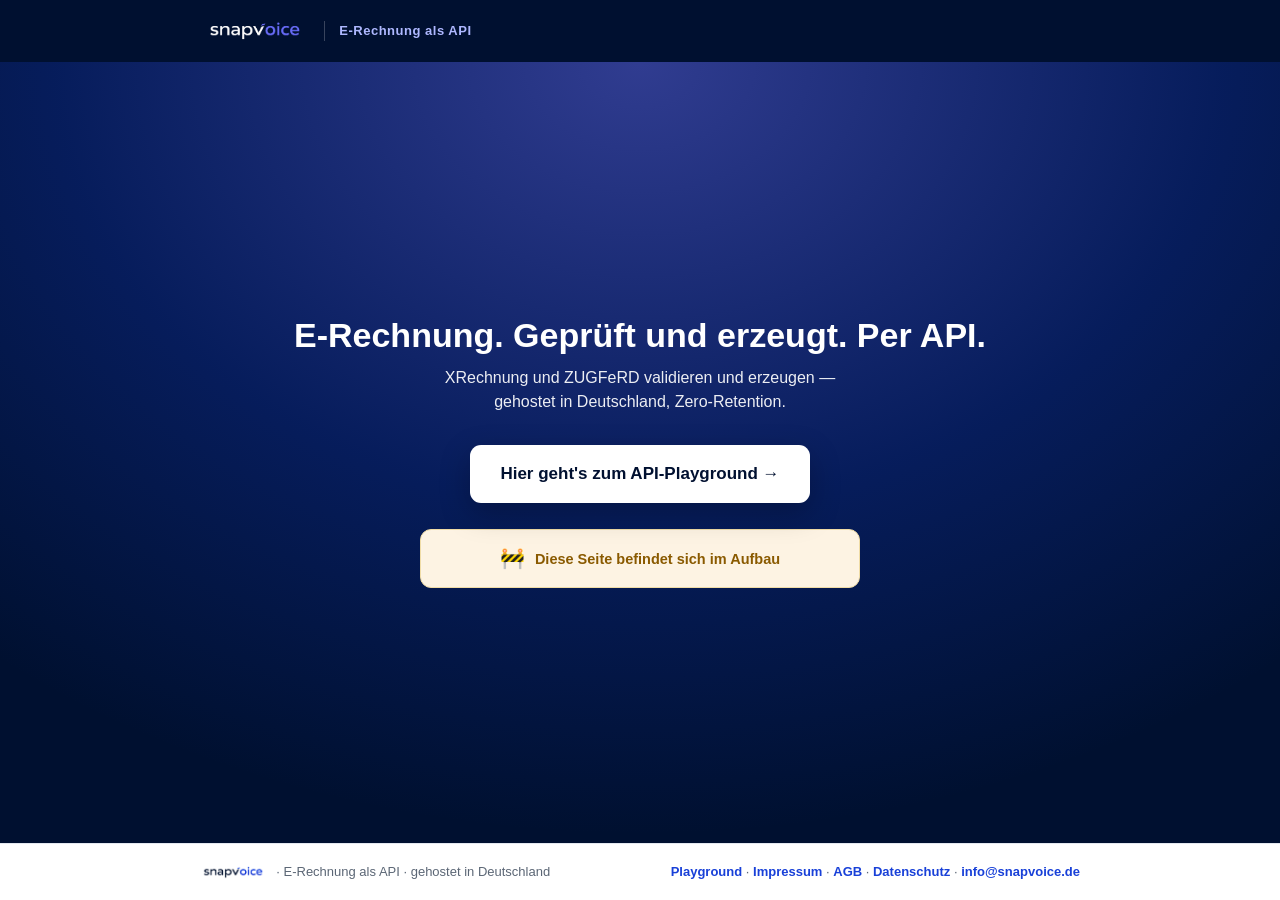
<file: nodeeps-www/index.html>
<!DOCTYPE html>
<html lang="de">
<head>
  <meta charset="utf-8">
  <meta name="viewport" content="width=device-width, initial-scale=1">
  <title>snapvoice — E-Rechnung als API</title>
  <meta name="description" content="snapvoice — XRechnung & ZUGFeRD validieren und erzeugen per API. Gehostet in Deutschland, Zero-Retention.">
  <link rel="icon" href="snapvoice-logo.png">
  <style>
    :root{
      --navy:#001030; --ink:#0b1530; --muted:#5b6675; --line:#e3e8ef;
      --brand:#1840d8; --accent:#6068f0;
      --warn:#8a5a00; --warn-soft:#fdf3e3; --warn-line:#f0dca6;
    }
    *{box-sizing:border-box;}
    html,body{margin:0;padding:0;}
    body{font-family:"Segoe UI",Roboto,Helvetica,Arial,sans-serif; color:var(--ink);
      background:#f5f7fb; line-height:1.55; font-size:15px;
      min-height:100vh; display:flex; flex-direction:column;}
    .wrap{max-width:920px; margin:0 auto; padding:0 20px; width:100%;}
    a{color:var(--brand);}

    /* Topbar */
    .topbar{background:var(--navy);}
    .topbar-in{display:flex; align-items:center; gap:14px; height:62px;}
    .topbar .logo{height:26px; width:auto;}
    .topbar-tag{color:#aeb8ff; font-weight:600; font-size:13px; letter-spacing:.04em;
      border-left:1px solid rgba(255,255,255,.22); padding-left:14px;}

    /* Hero (zentriert, füllt die Höhe) */
    .hero{flex:1; display:flex; align-items:center; color:#fff; text-align:center;
      background:
        radial-gradient(120% 150% at 50% 0%, rgba(96,104,240,.50) 0%, rgba(24,64,216,.26) 38%, rgba(0,16,48,0) 66%),
        var(--navy);
      padding:60px 0;}
    .hero h1{font-size:34px; font-weight:800; margin:0 0 10px; line-height:1.15;}
    .hero .lead{font-size:16px; opacity:.92; margin:0 auto 30px; max-width:46ch;}

    .cta{display:inline-block; background:#fff; color:var(--navy); border-radius:11px;
      padding:16px 30px; font-size:17px; font-weight:800; text-decoration:none;
      box-shadow:0 10px 30px rgba(0,0,0,.25); transition:transform .12s;}
    .cta:hover{transform:translateY(-1px);}

    .build{margin:26px auto 0; max-width:440px;
      background:var(--warn-soft); border:1px solid var(--warn-line); color:var(--warn);
      border-radius:11px; padding:13px 18px; font-size:14.5px; font-weight:600;
      display:flex; align-items:center; justify-content:center; gap:10px;}
    .build .sign{font-size:20px;}

    /* Footer */
    footer{border-top:1px solid var(--line); background:#fff;}
    .foot-in{display:flex; justify-content:space-between; align-items:center; gap:16px;
      padding:18px 20px; color:var(--muted); font-size:13px; flex-wrap:wrap;}
    .foot .flogo{height:15px; width:auto; vertical-align:middle; margin-right:6px;}
    .foot-links a{color:var(--brand); text-decoration:none; font-weight:600;}
    .foot-links a:hover{text-decoration:underline;}

    @media (max-width:560px){ .hero h1{font-size:27px;} .foot-in{flex-direction:column; align-items:flex-start;} }
  </style>
</head>
<body>

  <header class="topbar">
    <div class="wrap topbar-in">
      <img class="logo" src="snapvoice-logo.png" alt="snapvoice">
      <span class="topbar-tag">E-Rechnung als API</span>
    </div>
  </header>

  <section class="hero">
    <div class="wrap">
      <h1>E-Rechnung. Geprüft und erzeugt. Per API.</h1>
      <p class="lead">XRechnung und ZUGFeRD validieren und erzeugen — gehostet in Deutschland,
        Zero-Retention.</p>

      <a class="cta" href="https://api.snapvoice.de/playground">Hier geht's zum API-Playground →</a>

      <div class="build">
        <span class="sign">🚧</span> Diese Seite befindet sich im Aufbau
      </div>
    </div>
  </section>

  <footer class="foot">
    <div class="wrap foot-in">
      <span><img class="flogo" src="snapvoice-logo-light.png" alt="snapvoice"> · E-Rechnung als API · gehostet in Deutschland</span>
      <span class="foot-links">
        <a href="https://api.snapvoice.de/playground">Playground</a> ·
        <a href="impressum.html">Impressum</a> ·
        <a href="agb.html">AGB</a> ·
        <a href="datenschutz.html">Datenschutz</a> ·
        <a href="mailto:info@snapvoice.de">info@snapvoice.de</a>
      </span>
    </div>
  </footer>

</body>
</html>
</file>
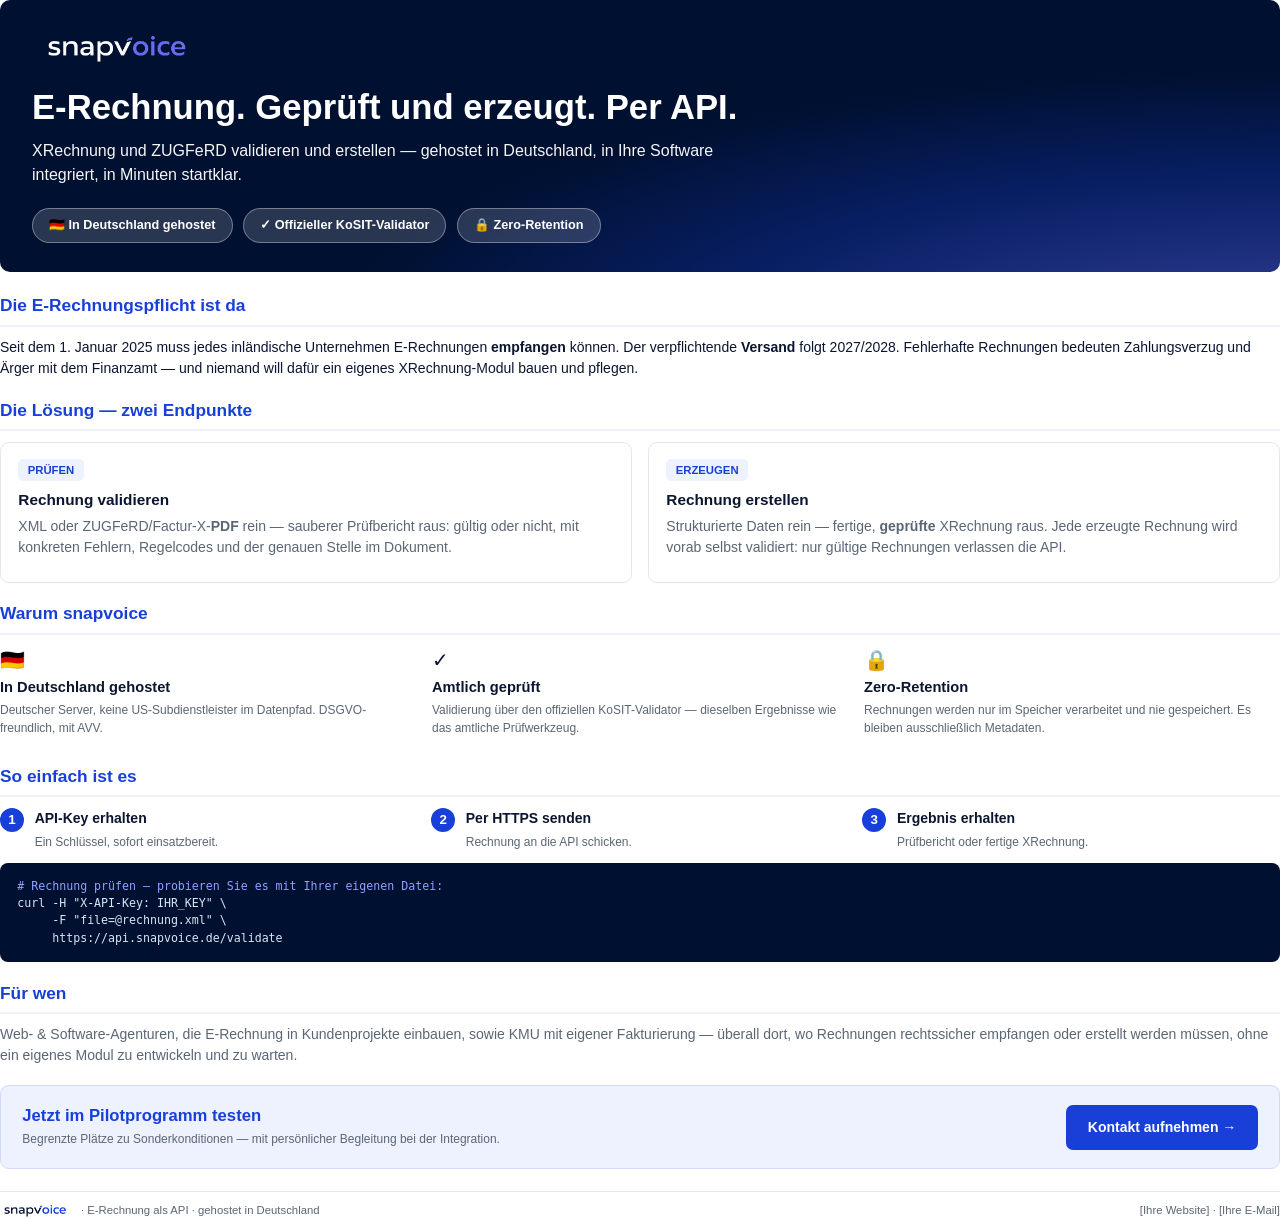
<file: instructions/pitch.html>
<!DOCTYPE html>
<html lang="de">
<head>
<meta charset="utf-8">
<title>snapvoice — E-Rechnung als API</title>
<style>
  :root{
    --navy:#001030; --ink:#0b1530; --muted:#5b6675; --line:#e3e8ef;
    --brand:#1840d8; --accent:#6068f0; --brand-soft:#eef1fe;
    --code-bg:#001030; --code-ink:#d8e6f5;
  }
  *{box-sizing:border-box;}
  @page{ size:A4; margin:14mm 14mm; }
  html,body{margin:0;padding:0;}
  body{
    font-family:"Segoe UI",Roboto,Helvetica,Arial,sans-serif;
    color:var(--ink); font-size:10.5pt; line-height:1.5;
    -webkit-print-color-adjust:exact; print-color-adjust:exact;
  }
  h1,h2,h3{line-height:1.2;margin:0;}
  p{margin:0 0 6pt;}
  .muted{color:var(--muted);}
  .small{font-size:9pt;}

  /* Hero */
  .hero{
    background:
      radial-gradient(120% 160% at 100% 125%, rgba(96,104,240,.55) 0%, rgba(24,64,216,.30) 38%, rgba(0,16,48,0) 62%),
      var(--navy);
    color:#fff; border-radius:10px; padding:22pt 24pt; margin-bottom:16pt;
  }
  .hero .logo{ height:30pt; width:auto; display:block; margin-bottom:13pt; }
  .hero h1{font-size:26pt; margin-bottom:8pt; font-weight:800;}
  .hero p{font-size:12pt; opacity:.96; margin:0; max-width:46em;}
  .badges{display:flex; gap:8pt; margin-top:16pt; flex-wrap:wrap;}
  .badge{
    background:rgba(255,255,255,.16); border:1px solid rgba(255,255,255,.35);
    border-radius:999px; padding:5pt 12pt; font-size:9.5pt; font-weight:600;
  }

  .section-title{
    font-size:13pt; font-weight:800; color:var(--brand);
    margin:0 0 8pt; padding-bottom:4pt; border-bottom:2px solid var(--brand-soft);
  }
  .block{margin-bottom:14pt;}

  .cols{display:flex; gap:12pt;}
  .card{
    flex:1; border:1px solid var(--line); border-radius:9px; padding:12pt 13pt;
    background:#fff;
  }
  .card h3{font-size:11.5pt; margin-bottom:5pt; color:var(--ink);}
  .card .tag{
    display:inline-block; font-size:8.5pt; font-weight:700; color:var(--brand);
    background:var(--brand-soft); border-radius:5px; padding:2pt 7pt; margin-bottom:7pt;
  }

  .why{display:flex; gap:12pt;}
  .why .item{flex:1;}
  .why h3{font-size:11pt; margin-bottom:3pt;}
  .why .ic{font-size:15pt; margin-bottom:3pt;}

  .steps{display:flex; gap:10pt; counter-reset:s;}
  .steps .step{flex:1; position:relative; padding-left:26pt;}
  .steps .step::before{
    counter-increment:s; content:counter(s);
    position:absolute; left:0; top:0; width:18pt; height:18pt; border-radius:50%;
    background:var(--brand); color:#fff; font-weight:700; font-size:10pt;
    display:flex; align-items:center; justify-content:center;
  }
  .steps .step b{display:block; margin-bottom:2pt;}

  pre{
    background:var(--code-bg); color:var(--code-ink); border-radius:8px;
    padding:11pt 13pt; font-family:"DejaVu Sans Mono",Consolas,monospace;
    font-size:8.7pt; line-height:1.5; overflow:hidden; margin:8pt 0 0; white-space:pre-wrap;
  }
  pre .c{color:#8ea2ff;}

  .cta{
    background:var(--brand-soft); border:1px solid #d2d9fb; border-radius:9px;
    padding:14pt 16pt; display:flex; justify-content:space-between; align-items:center; gap:16pt;
  }
  .cta h3{font-size:12.5pt; color:var(--brand); margin-bottom:3pt;}
  .cta .btn{
    background:var(--brand); color:#fff; border-radius:7px; padding:9pt 16pt;
    font-weight:700; font-size:10.5pt; white-space:nowrap;
  }

  footer{
    margin-top:16pt; padding-top:8pt; border-top:1px solid var(--line);
    color:var(--muted); font-size:8.5pt; display:flex; justify-content:space-between;
    align-items:center;
  }
  footer .flogo{height:12pt; width:auto; vertical-align:middle; margin-right:5pt;}
</style>
</head>
<body>

  <div class="hero">
    <img class="logo" src="snapvoice_logo_on-dark.png" alt="snapvoice">
    <h1>E-Rechnung. Geprüft und erzeugt. Per API.</h1>
    <p>XRechnung und ZUGFeRD validieren und erstellen — gehostet in Deutschland,
       in Ihre Software integriert, in Minuten startklar.</p>
    <div class="badges">
      <span class="badge">🇩🇪 In Deutschland gehostet</span>
      <span class="badge">✓ Offizieller KoSIT-Validator</span>
      <span class="badge">🔒 Zero-Retention</span>
    </div>
  </div>

  <div class="block">
    <div class="section-title">Die E-Rechnungspflicht ist da</div>
    <p>Seit dem 1. Januar 2025 muss jedes inländische Unternehmen E-Rechnungen
       <b>empfangen</b> können. Der verpflichtende <b>Versand</b> folgt 2027/2028.
       Fehlerhafte Rechnungen bedeuten Zahlungsverzug und Ärger mit dem Finanzamt —
       und niemand will dafür ein eigenes XRechnung-Modul bauen und pflegen.</p>
  </div>

  <div class="block">
    <div class="section-title">Die Lösung — zwei Endpunkte</div>
    <div class="cols">
      <div class="card">
        <span class="tag">PRÜFEN</span>
        <h3>Rechnung validieren</h3>
        <p class="muted">XML oder ZUGFeRD/Factur-X-<b>PDF</b> rein — sauberer
        Prüfbericht raus: gültig oder nicht, mit konkreten Fehlern, Regelcodes und
        der genauen Stelle im Dokument.</p>
      </div>
      <div class="card">
        <span class="tag">ERZEUGEN</span>
        <h3>Rechnung erstellen</h3>
        <p class="muted">Strukturierte Daten rein — fertige, <b>geprüfte</b>
        XRechnung raus. Jede erzeugte Rechnung wird vorab selbst validiert: nur
        gültige Rechnungen verlassen die API.</p>
      </div>
    </div>
  </div>

  <div class="block">
    <div class="section-title">Warum snapvoice</div>
    <div class="why">
      <div class="item">
        <div class="ic">🇩🇪</div>
        <h3>In Deutschland gehostet</h3>
        <p class="muted small">Deutscher Server, keine US-Subdienstleister im
        Datenpfad. DSGVO-freundlich, mit AVV.</p>
      </div>
      <div class="item">
        <div class="ic">✓</div>
        <h3>Amtlich geprüft</h3>
        <p class="muted small">Validierung über den offiziellen KoSIT-Validator —
        dieselben Ergebnisse wie das amtliche Prüfwerkzeug.</p>
      </div>
      <div class="item">
        <div class="ic">🔒</div>
        <h3>Zero-Retention</h3>
        <p class="muted small">Rechnungen werden nur im Speicher verarbeitet und
        nie gespeichert. Es bleiben ausschließlich Metadaten.</p>
      </div>
    </div>
  </div>

  <div class="block">
    <div class="section-title">So einfach ist es</div>
    <div class="steps">
      <div class="step"><b>API-Key erhalten</b><span class="muted small">Ein Schlüssel, sofort einsatzbereit.</span></div>
      <div class="step"><b>Per HTTPS senden</b><span class="muted small">Rechnung an die API schicken.</span></div>
      <div class="step"><b>Ergebnis erhalten</b><span class="muted small">Prüfbericht oder fertige XRechnung.</span></div>
    </div>
<pre><span class="c"># Rechnung prüfen — probieren Sie es mit Ihrer eigenen Datei:</span>
curl -H "X-API-Key: IHR_KEY" \
     -F "file=@rechnung.xml" \
     https://api.snapvoice.de/validate</pre>
  </div>

  <div class="block">
    <div class="section-title">Für wen</div>
    <p class="muted">Web- &amp; Software-Agenturen, die E-Rechnung in Kundenprojekte
    einbauen, sowie KMU mit eigener Fakturierung — überall dort, wo Rechnungen
    rechtssicher empfangen oder erstellt werden müssen, ohne ein eigenes Modul zu
    entwickeln und zu warten.</p>
  </div>

  <div class="cta">
    <div>
      <h3>Jetzt im Pilotprogramm testen</h3>
      <p class="muted small" style="margin:0;">Begrenzte Plätze zu Sonderkonditionen —
      mit persönlicher Begleitung bei der Integration.</p>
    </div>
    <div class="btn">Kontakt aufnehmen →</div>
  </div>

  <footer>
    <span><img class="flogo" src="snapvoice_logo_on-light.png" alt="snapvoice"> · E-Rechnung als API · gehostet in Deutschland</span>
    <span>[Ihre Website] · [Ihre E-Mail]</span>
  </footer>

</body>
</html>
</file>
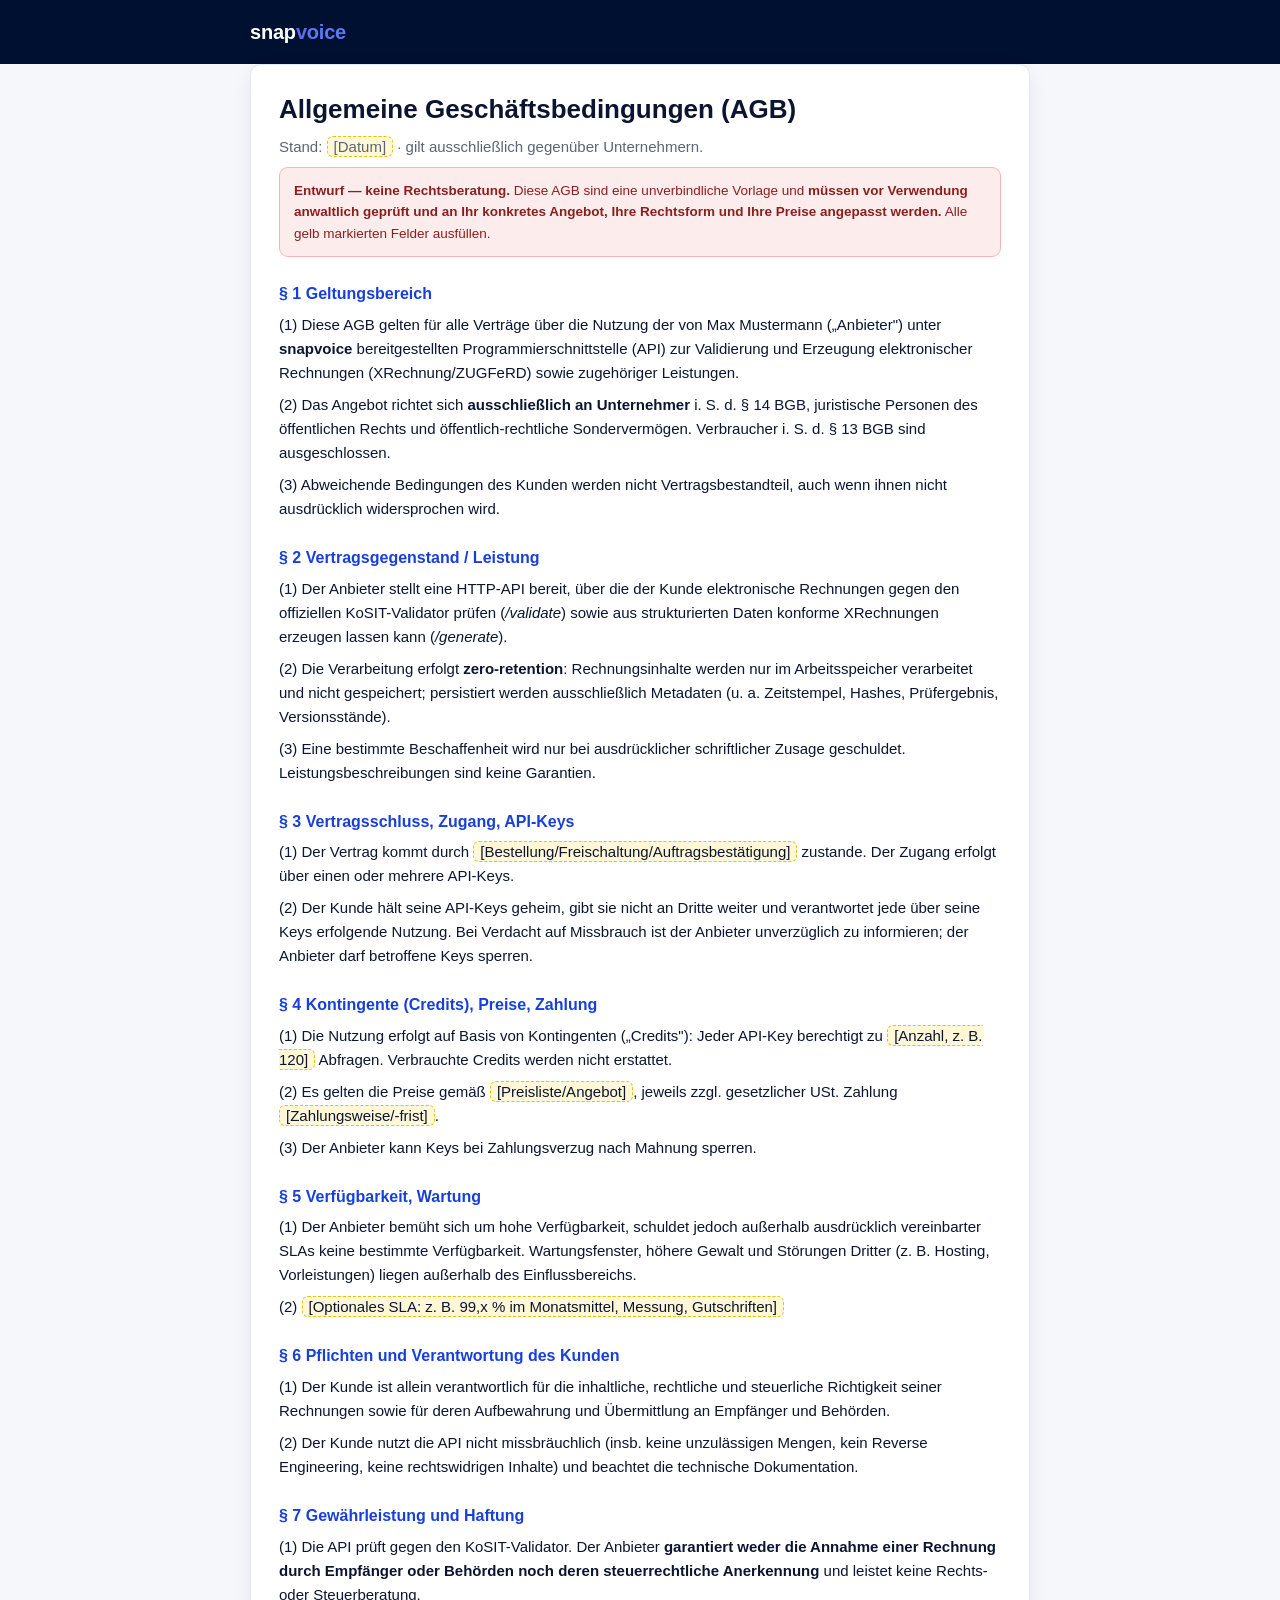
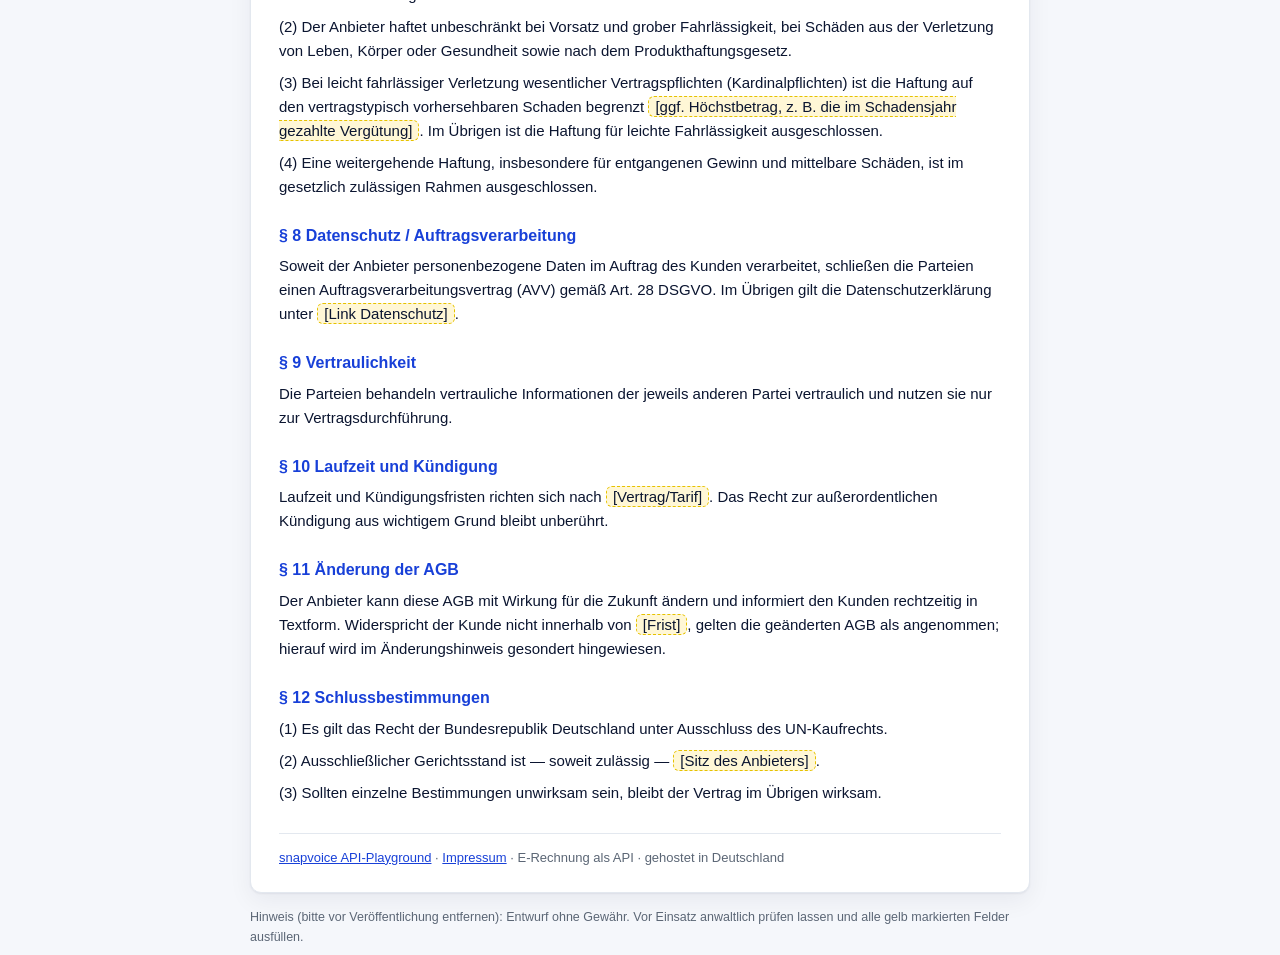
<file: nodeeps-www/agb.html>
<!DOCTYPE html>
<html lang="de">
<head>
  <meta charset="utf-8">
  <meta name="viewport" content="width=device-width, initial-scale=1">
  <title>AGB — snapvoice</title>
  <meta name="robots" content="noindex">
  <style>
    :root{ --navy:#001030; --ink:#0b1530; --muted:#5b6675; --line:#e3e8ef; --brand:#1840d8; --accent:#6068f0; }
    *{box-sizing:border-box;}
    body{margin:0; background:#f5f7fb; color:var(--ink);
      font-family:"Segoe UI",Roboto,Helvetica,Arial,sans-serif; line-height:1.6; font-size:15px;}
    .topbar{background:var(--navy); padding:16px 0;}
    .wrap{max-width:820px; margin:0 auto; padding:0 20px;}
    .brand{font-weight:800; font-size:20px; letter-spacing:-.01em;}
    .brand .snap{color:#fff;} .brand .v{color:var(--accent);} .brand .oice{color:#5b78ff;}
    main{padding:30px 0 60px;}
    h1{font-size:26px; margin:0 0 4px;}
    h2{font-size:16px; margin:24px 0 6px; color:var(--brand);}
    p{margin:0 0 8px;} ol{margin:0 0 8px; padding-left:22px;} li{margin:0 0 5px;}
    .muted{color:var(--muted);} a{color:var(--brand);}
    .card{background:#fff; border:1px solid var(--line); border-radius:11px; padding:24px 28px;
      box-shadow:0 1px 2px rgba(10,20,48,.06), 0 8px 24px rgba(10,20,48,.06);}
    .ph{background:#fff7d6; border:1px dashed #e6c200; border-radius:6px; padding:1px 6px;}
    .draft{background:#fdecec; border:1px solid #f3b4b4; color:#8a1f1f; border-radius:9px;
      padding:12px 14px; font-size:13.5px; margin:0 0 20px;}
    .sub{counter-reset:sec; list-style:none; padding-left:0;}
    footer{border-top:1px solid var(--line); margin-top:28px; padding-top:14px; font-size:13px; color:var(--muted);}
  </style>
</head>
<body>
  <div class="topbar">
    <div class="wrap"><span class="brand"><span class="snap">snap</span><span class="v">v</span><span class="oice">oice</span></span></div>
  </div>

  <main class="wrap">
    <div class="card">
      <h1>Allgemeine Geschäftsbedingungen (AGB)</h1>
      <p class="muted">Stand: <span class="ph">[Datum]</span> · gilt ausschließlich gegenüber Unternehmern.</p>

      <div class="draft">
        <b>Entwurf — keine Rechtsberatung.</b> Diese AGB sind eine unverbindliche Vorlage und
        <b>müssen vor Verwendung anwaltlich geprüft und an Ihr konkretes Angebot, Ihre Rechtsform
        und Ihre Preise angepasst werden.</b> Alle gelb markierten Felder ausfüllen.
      </div>

      <h2>§ 1 Geltungsbereich</h2>
      <p>(1) Diese AGB gelten für alle Verträge über die Nutzung der von
        <span data-prot="name">[Anbieter — nur mit aktiviertem JavaScript sichtbar]</span> („Anbieter") unter <b>snapvoice</b> bereitgestellten
        Programmierschnittstelle (API) zur Validierung und Erzeugung elektronischer Rechnungen
        (XRechnung/ZUGFeRD) sowie zugehöriger Leistungen.</p>
      <p>(2) Das Angebot richtet sich <b>ausschließlich an Unternehmer</b> i. S. d. § 14 BGB,
        juristische Personen des öffentlichen Rechts und öffentlich-rechtliche Sondervermögen.
        Verbraucher i. S. d. § 13 BGB sind ausgeschlossen.</p>
      <p>(3) Abweichende Bedingungen des Kunden werden nicht Vertragsbestandteil, auch wenn ihnen
        nicht ausdrücklich widersprochen wird.</p>

      <h2>§ 2 Vertragsgegenstand / Leistung</h2>
      <p>(1) Der Anbieter stellt eine HTTP-API bereit, über die der Kunde elektronische Rechnungen
        gegen den offiziellen KoSIT-Validator prüfen (<i>/validate</i>) sowie aus strukturierten
        Daten konforme XRechnungen erzeugen lassen kann (<i>/generate</i>).</p>
      <p>(2) Die Verarbeitung erfolgt <b>zero-retention</b>: Rechnungsinhalte werden nur im
        Arbeitsspeicher verarbeitet und nicht gespeichert; persistiert werden ausschließlich
        Metadaten (u. a. Zeitstempel, Hashes, Prüfergebnis, Versionsstände).</p>
      <p>(3) Eine bestimmte Beschaffenheit wird nur bei ausdrücklicher schriftlicher Zusage
        geschuldet. Leistungsbeschreibungen sind keine Garantien.</p>

      <h2>§ 3 Vertragsschluss, Zugang, API-Keys</h2>
      <p>(1) Der Vertrag kommt durch <span class="ph">[Bestellung/Freischaltung/Auftragsbestätigung]</span>
        zustande. Der Zugang erfolgt über einen oder mehrere API-Keys.</p>
      <p>(2) Der Kunde hält seine API-Keys geheim, gibt sie nicht an Dritte weiter und verantwortet
        jede über seine Keys erfolgende Nutzung. Bei Verdacht auf Missbrauch ist der Anbieter
        unverzüglich zu informieren; der Anbieter darf betroffene Keys sperren.</p>

      <h2>§ 4 Kontingente (Credits), Preise, Zahlung</h2>
      <p>(1) Die Nutzung erfolgt auf Basis von Kontingenten („Credits"): Jeder API-Key berechtigt zu
        <span class="ph">[Anzahl, z. B. 120]</span> Abfragen. Verbrauchte Credits werden nicht erstattet.</p>
      <p>(2) Es gelten die Preise gemäß <span class="ph">[Preisliste/Angebot]</span>, jeweils zzgl.
        gesetzlicher USt. Zahlung <span class="ph">[Zahlungsweise/-frist]</span>.</p>
      <p>(3) Der Anbieter kann Keys bei Zahlungsverzug nach Mahnung sperren.</p>

      <h2>§ 5 Verfügbarkeit, Wartung</h2>
      <p>(1) Der Anbieter bemüht sich um hohe Verfügbarkeit, schuldet jedoch außerhalb ausdrücklich
        vereinbarter SLAs keine bestimmte Verfügbarkeit. Wartungsfenster, höhere Gewalt und Störungen
        Dritter (z. B. Hosting, Vorleistungen) liegen außerhalb des Einflussbereichs.</p>
      <p>(2) <span class="ph">[Optionales SLA: z. B. 99,x % im Monatsmittel, Messung, Gutschriften]</span></p>

      <h2>§ 6 Pflichten und Verantwortung des Kunden</h2>
      <p>(1) Der Kunde ist allein verantwortlich für die inhaltliche, rechtliche und steuerliche
        Richtigkeit seiner Rechnungen sowie für deren Aufbewahrung und Übermittlung an Empfänger
        und Behörden.</p>
      <p>(2) Der Kunde nutzt die API nicht missbräuchlich (insb. keine unzulässigen Mengen, kein
        Reverse Engineering, keine rechtswidrigen Inhalte) und beachtet die technische Dokumentation.</p>

      <h2>§ 7 Gewährleistung und Haftung</h2>
      <p>(1) Die API prüft gegen den KoSIT-Validator. Der Anbieter <b>garantiert weder die Annahme
        einer Rechnung durch Empfänger oder Behörden noch deren steuerrechtliche Anerkennung</b> und
        leistet keine Rechts- oder Steuerberatung.</p>
      <p>(2) Der Anbieter haftet unbeschränkt bei Vorsatz und grober Fahrlässigkeit, bei Schäden aus
        der Verletzung von Leben, Körper oder Gesundheit sowie nach dem Produkthaftungsgesetz.</p>
      <p>(3) Bei leicht fahrlässiger Verletzung wesentlicher Vertragspflichten (Kardinalpflichten)
        ist die Haftung auf den vertragstypisch vorhersehbaren Schaden begrenzt
        <span class="ph">[ggf. Höchstbetrag, z. B. die im Schadensjahr gezahlte Vergütung]</span>.
        Im Übrigen ist die Haftung für leichte Fahrlässigkeit ausgeschlossen.</p>
      <p>(4) Eine weitergehende Haftung, insbesondere für entgangenen Gewinn und mittelbare Schäden,
        ist im gesetzlich zulässigen Rahmen ausgeschlossen.</p>

      <h2>§ 8 Datenschutz / Auftragsverarbeitung</h2>
      <p>Soweit der Anbieter personenbezogene Daten im Auftrag des Kunden verarbeitet, schließen die
        Parteien einen Auftragsverarbeitungsvertrag (AVV) gemäß Art. 28 DSGVO. Im Übrigen gilt die
        Datenschutzerklärung unter <span class="ph">[Link Datenschutz]</span>.</p>

      <h2>§ 9 Vertraulichkeit</h2>
      <p>Die Parteien behandeln vertrauliche Informationen der jeweils anderen Partei vertraulich und
        nutzen sie nur zur Vertragsdurchführung.</p>

      <h2>§ 10 Laufzeit und Kündigung</h2>
      <p>Laufzeit und Kündigungsfristen richten sich nach <span class="ph">[Vertrag/Tarif]</span>.
        Das Recht zur außerordentlichen Kündigung aus wichtigem Grund bleibt unberührt.</p>

      <h2>§ 11 Änderung der AGB</h2>
      <p>Der Anbieter kann diese AGB mit Wirkung für die Zukunft ändern und informiert den Kunden
        rechtzeitig in Textform. Widerspricht der Kunde nicht innerhalb von
        <span class="ph">[Frist]</span>, gelten die geänderten AGB als angenommen; hierauf wird im
        Änderungshinweis gesondert hingewiesen.</p>

      <h2>§ 12 Schlussbestimmungen</h2>
      <p>(1) Es gilt das Recht der Bundesrepublik Deutschland unter Ausschluss des UN-Kaufrechts.</p>
      <p>(2) Ausschließlicher Gerichtsstand ist — soweit zulässig — <span class="ph">[Sitz des Anbieters]</span>.</p>
      <p>(3) Sollten einzelne Bestimmungen unwirksam sein, bleibt der Vertrag im Übrigen wirksam.</p>

      <footer>
        <a href="https://api.snapvoice.de/playground">snapvoice API-Playground</a> ·
        <a href="https://www.snapvoice.de/impressum.html">Impressum</a> ·
        E-Rechnung als API · gehostet in Deutschland
      </footer>
    </div>

    <p class="muted" style="font-size:12.5px; margin-top:14px;">
      Hinweis (bitte vor Veröffentlichung entfernen): Entwurf ohne Gewähr. Vor Einsatz anwaltlich
      prüfen lassen und alle gelb markierten Felder ausfüllen.
    </p>
  </main>
  <script src="protect.js"></script>
</body>
</html>
</file>
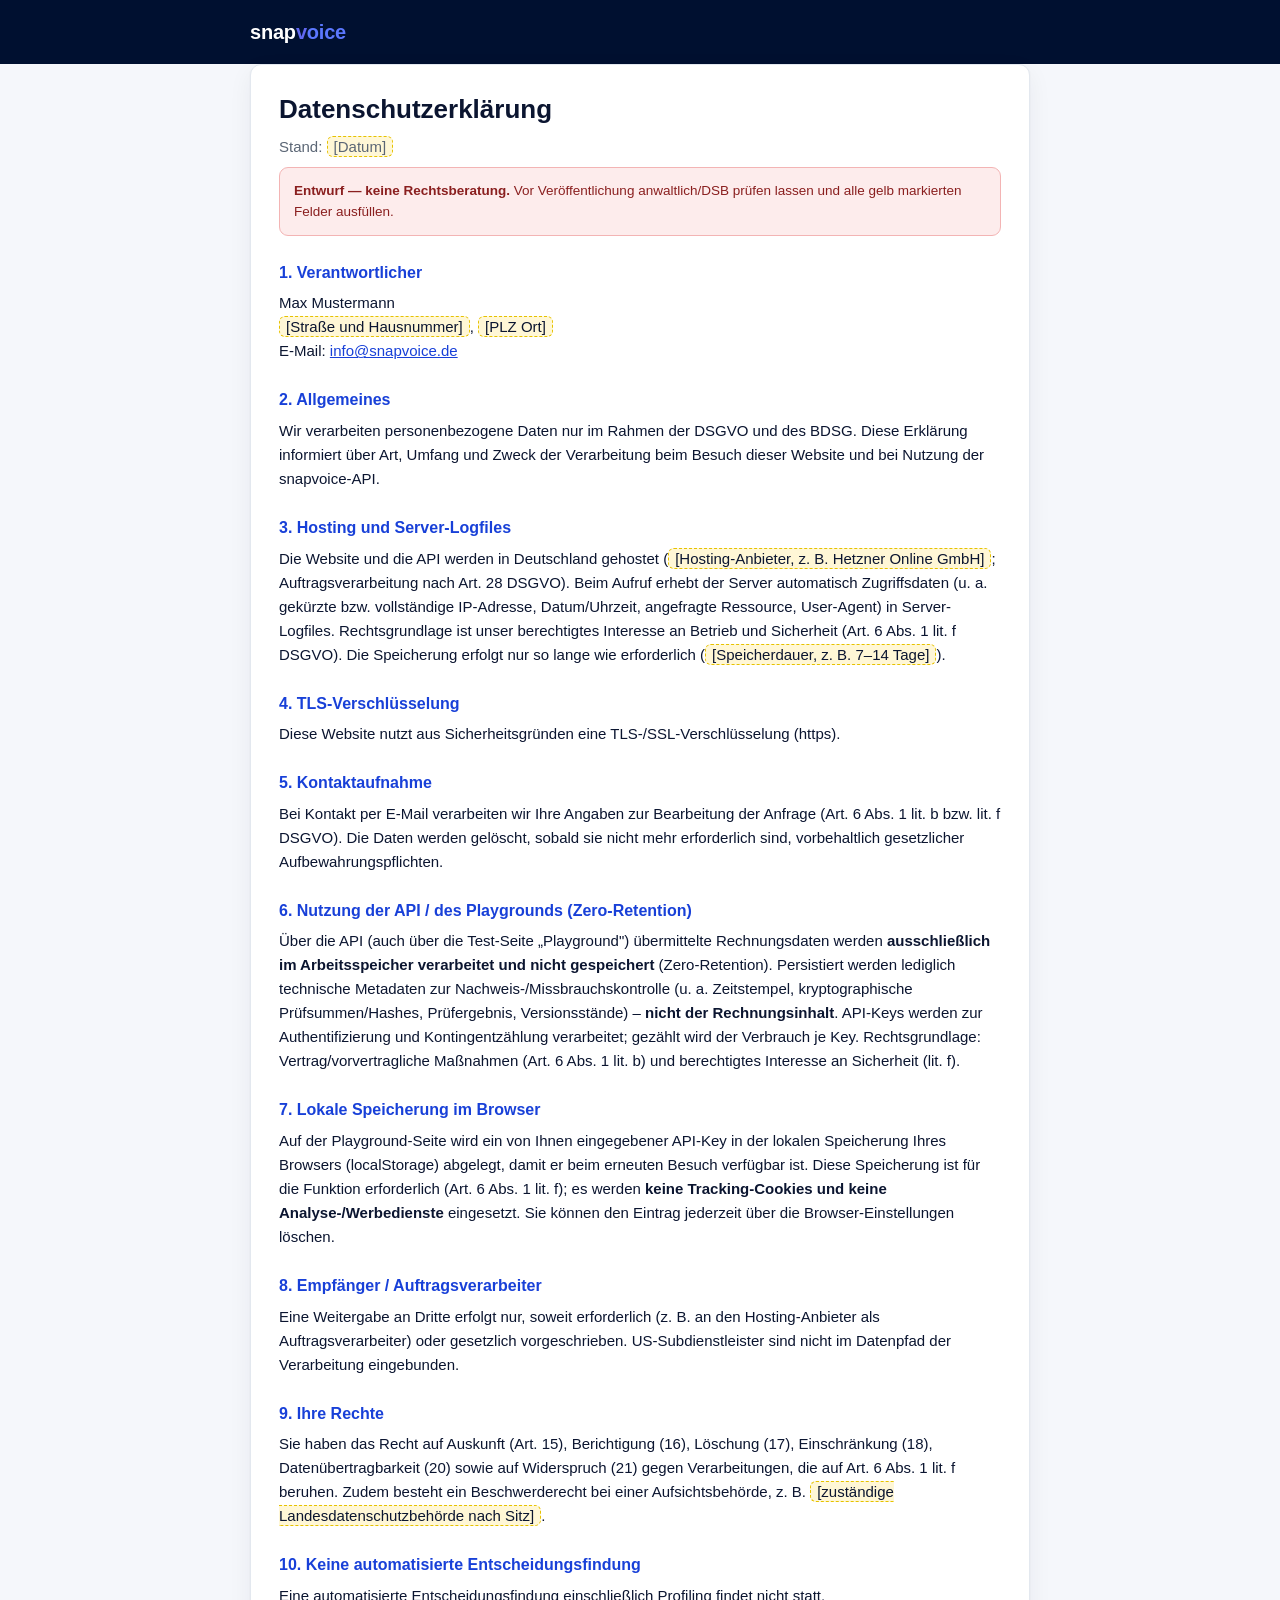
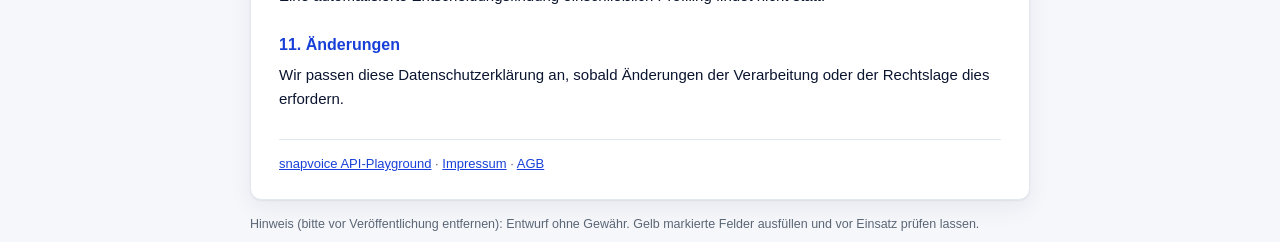
<file: nodeeps-www/datenschutz.html>
<!DOCTYPE html>
<html lang="de">
<head>
  <meta charset="utf-8">
  <meta name="viewport" content="width=device-width, initial-scale=1">
  <title>Datenschutzerklärung — snapvoice</title>
  <meta name="robots" content="noindex">
  <style>
    :root{ --navy:#001030; --ink:#0b1530; --muted:#5b6675; --line:#e3e8ef; --brand:#1840d8; --accent:#6068f0; }
    *{box-sizing:border-box;}
    body{margin:0; background:#f5f7fb; color:var(--ink);
      font-family:"Segoe UI",Roboto,Helvetica,Arial,sans-serif; line-height:1.6; font-size:15px;}
    .topbar{background:var(--navy); padding:16px 0;}
    .wrap{max-width:820px; margin:0 auto; padding:0 20px;}
    .brand{font-weight:800; font-size:20px; letter-spacing:-.01em;}
    .brand .snap{color:#fff;} .brand .v{color:var(--accent);} .brand .oice{color:#5b78ff;}
    main{padding:30px 0 60px;}
    h1{font-size:26px; margin:0 0 4px;}
    h2{font-size:16px; margin:24px 0 6px; color:var(--brand);}
    p{margin:0 0 8px;} ul{margin:0 0 8px; padding-left:22px;} li{margin:0 0 5px;}
    .muted{color:var(--muted);} a{color:var(--brand);}
    .card{background:#fff; border:1px solid var(--line); border-radius:11px; padding:24px 28px;
      box-shadow:0 1px 2px rgba(10,20,48,.06), 0 8px 24px rgba(10,20,48,.06);}
    .ph{background:#fff7d6; border:1px dashed #e6c200; border-radius:6px; padding:1px 6px;}
    .draft{background:#fdecec; border:1px solid #f3b4b4; color:#8a1f1f; border-radius:9px;
      padding:12px 14px; font-size:13.5px; margin:0 0 20px;}
    footer{border-top:1px solid var(--line); margin-top:28px; padding-top:14px; font-size:13px; color:var(--muted);}
  </style>
</head>
<body>
  <div class="topbar">
    <div class="wrap"><span class="brand"><span class="snap">snap</span><span class="v">v</span><span class="oice">oice</span></span></div>
  </div>

  <main class="wrap">
    <div class="card">
      <h1>Datenschutzerklärung</h1>
      <p class="muted">Stand: <span class="ph">[Datum]</span></p>

      <div class="draft">
        <b>Entwurf — keine Rechtsberatung.</b> Vor Veröffentlichung anwaltlich/DSB prüfen lassen
        und alle gelb markierten Felder ausfüllen.
      </div>

      <h2>1. Verantwortlicher</h2>
      <p>
        <span data-prot="name">[nur mit aktiviertem JavaScript sichtbar]</span><br>
        <span class="ph">[Straße und Hausnummer]</span>, <span class="ph">[PLZ Ort]</span><br>
        E-Mail: <a data-prot="mail" href="#">[E-Mail nur mit JavaScript]</a>
      </p>
      <noscript><p class="muted">Hinweis: Name und E-Mail werden aus Spam-Schutz erst mit
        aktiviertem JavaScript angezeigt; sie können formlos angefordert werden.</p></noscript>

      <h2>2. Allgemeines</h2>
      <p>Wir verarbeiten personenbezogene Daten nur im Rahmen der DSGVO und des BDSG. Diese Erklärung
        informiert über Art, Umfang und Zweck der Verarbeitung beim Besuch dieser Website und bei
        Nutzung der snapvoice-API.</p>

      <h2>3. Hosting und Server-Logfiles</h2>
      <p>Die Website und die API werden in Deutschland gehostet
        (<span class="ph">[Hosting-Anbieter, z. B. Hetzner Online GmbH]</span>; Auftragsverarbeitung
        nach Art. 28 DSGVO). Beim Aufruf erhebt der Server automatisch Zugriffsdaten (u. a. gekürzte
        bzw. vollständige IP-Adresse, Datum/Uhrzeit, angefragte Ressource, User-Agent) in
        Server-Logfiles. Rechtsgrundlage ist unser berechtigtes Interesse an Betrieb und Sicherheit
        (Art. 6 Abs. 1 lit. f DSGVO). Die Speicherung erfolgt nur so lange wie erforderlich
        (<span class="ph">[Speicherdauer, z. B. 7–14 Tage]</span>).</p>

      <h2>4. TLS-Verschlüsselung</h2>
      <p>Diese Website nutzt aus Sicherheitsgründen eine TLS-/SSL-Verschlüsselung (https).</p>

      <h2>5. Kontaktaufnahme</h2>
      <p>Bei Kontakt per E-Mail verarbeiten wir Ihre Angaben zur Bearbeitung der Anfrage
        (Art. 6 Abs. 1 lit. b bzw. lit. f DSGVO). Die Daten werden gelöscht, sobald sie nicht mehr
        erforderlich sind, vorbehaltlich gesetzlicher Aufbewahrungspflichten.</p>

      <h2>6. Nutzung der API / des Playgrounds (Zero-Retention)</h2>
      <p>Über die API (auch über die Test-Seite „Playground") übermittelte Rechnungsdaten werden
        <b>ausschließlich im Arbeitsspeicher verarbeitet und nicht gespeichert</b> (Zero-Retention).
        Persistiert werden lediglich technische Metadaten zur Nachweis-/Missbrauchskontrolle
        (u. a. Zeitstempel, kryptographische Prüfsummen/Hashes, Prüfergebnis, Versionsstände) –
        <b>nicht der Rechnungsinhalt</b>. API-Keys werden zur Authentifizierung und Kontingent­zählung
        verarbeitet; gezählt wird der Verbrauch je Key. Rechtsgrundlage: Vertrag/vorvertragliche
        Maßnahmen (Art. 6 Abs. 1 lit. b) und berechtigtes Interesse an Sicherheit (lit. f).</p>

      <h2>7. Lokale Speicherung im Browser</h2>
      <p>Auf der Playground-Seite wird ein von Ihnen eingegebener API-Key in der lokalen Speicherung
        Ihres Browsers (localStorage) abgelegt, damit er beim erneuten Besuch verfügbar ist. Diese
        Speicherung ist für die Funktion erforderlich (Art. 6 Abs. 1 lit. f); es werden
        <b>keine Tracking-Cookies und keine Analyse-/Werbedienste</b> eingesetzt. Sie können den
        Eintrag jederzeit über die Browser-Einstellungen löschen.</p>

      <h2>8. Empfänger / Auftragsverarbeiter</h2>
      <p>Eine Weitergabe an Dritte erfolgt nur, soweit erforderlich (z. B. an den Hosting-Anbieter als
        Auftragsverarbeiter) oder gesetzlich vorgeschrieben. US-Subdienstleister sind nicht im
        Datenpfad der Verarbeitung eingebunden.</p>

      <h2>9. Ihre Rechte</h2>
      <p>Sie haben das Recht auf Auskunft (Art. 15), Berichtigung (16), Löschung (17), Einschränkung
        (18), Datenübertragbarkeit (20) sowie auf Widerspruch (21) gegen Verarbeitungen, die auf
        Art. 6 Abs. 1 lit. f beruhen. Zudem besteht ein Beschwerderecht bei einer Aufsichtsbehörde,
        z. B. <span class="ph">[zuständige Landesdatenschutzbehörde nach Sitz]</span>.</p>

      <h2>10. Keine automatisierte Entscheidungsfindung</h2>
      <p>Eine automatisierte Entscheidungsfindung einschließlich Profiling findet nicht statt.</p>

      <h2>11. Änderungen</h2>
      <p>Wir passen diese Datenschutzerklärung an, sobald Änderungen der Verarbeitung oder der
        Rechtslage dies erfordern.</p>

      <footer>
        <a href="https://api.snapvoice.de/playground">snapvoice API-Playground</a> ·
        <a href="https://www.snapvoice.de/impressum.html">Impressum</a> ·
        <a href="https://www.snapvoice.de/agb.html">AGB</a>
      </footer>
    </div>

    <p class="muted" style="font-size:12.5px; margin-top:14px;">
      Hinweis (bitte vor Veröffentlichung entfernen): Entwurf ohne Gewähr. Gelb markierte Felder
      ausfüllen und vor Einsatz prüfen lassen.
    </p>
  </main>
  <script src="protect.js"></script>
</body>
</html>
</file>
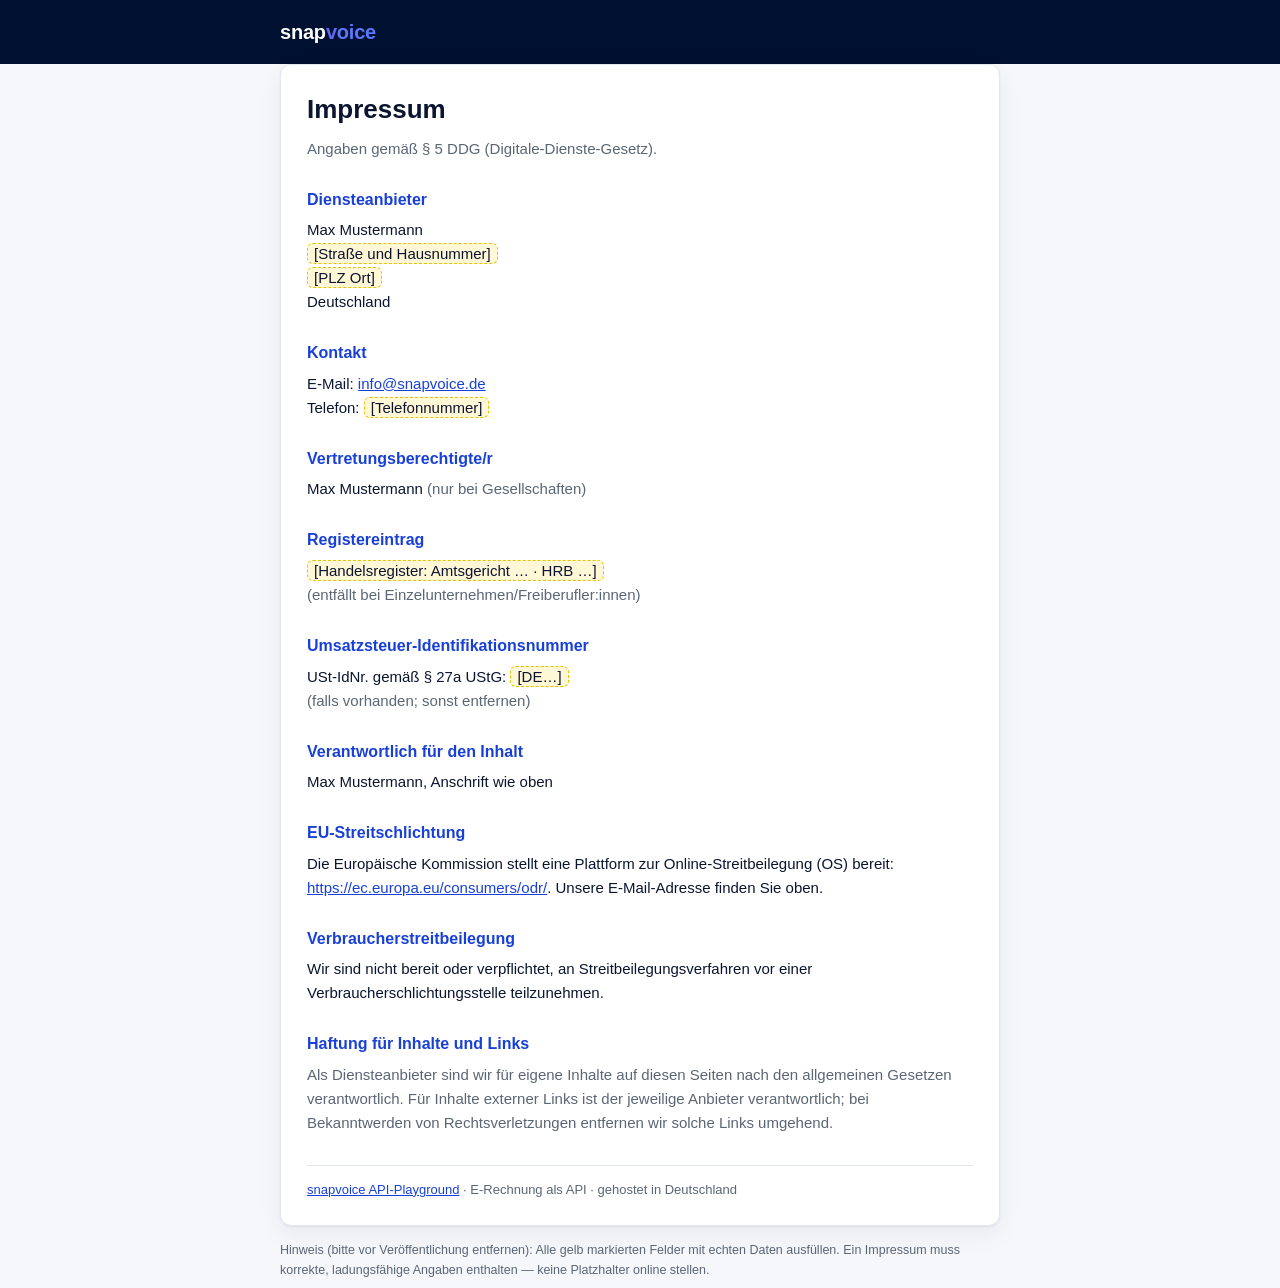
<file: nodeeps-www/impressum.html>
<!DOCTYPE html>
<html lang="de">
<head>
  <meta charset="utf-8">
  <meta name="viewport" content="width=device-width, initial-scale=1">
  <title>Impressum — snapvoice</title>
  <meta name="robots" content="noindex">
  <style>
    :root{ --navy:#001030; --ink:#0b1530; --muted:#5b6675; --line:#e3e8ef; --brand:#1840d8; --accent:#6068f0; }
    *{box-sizing:border-box;}
    body{margin:0; background:#f5f7fb; color:var(--ink);
      font-family:"Segoe UI",Roboto,Helvetica,Arial,sans-serif; line-height:1.6; font-size:15px;}
    .topbar{background:var(--navy); padding:16px 0;}
    .wrap{max-width:760px; margin:0 auto; padding:0 20px;}
    .brand{font-weight:800; font-size:20px; letter-spacing:-.01em;}
    .brand .snap{color:#fff;} .brand .v{color:var(--accent);} .brand .oice{color:#5b78ff;}
    main{padding:34px 0 60px;}
    h1{font-size:26px; margin:0 0 6px;}
    h2{font-size:16px; margin:26px 0 6px; color:var(--brand);}
    p{margin:0 0 8px;} .muted{color:var(--muted);}
    a{color:var(--brand);}
    .card{background:#fff; border:1px solid var(--line); border-radius:11px; padding:24px 26px;
      box-shadow:0 1px 2px rgba(10,20,48,.06), 0 8px 24px rgba(10,20,48,.06);}
    .ph{background:#fff7d6; border:1px dashed #e6c200; border-radius:6px; padding:1px 6px;}
    footer{border-top:1px solid var(--line); margin-top:30px; padding-top:14px; font-size:13px; color:var(--muted);}
  </style>
</head>
<body>
  <div class="topbar">
    <div class="wrap"><span class="brand"><span class="snap">snap</span><span class="v">v</span><span class="oice">oice</span></span></div>
  </div>

  <main class="wrap">
    <div class="card">
      <h1>Impressum</h1>
      <p class="muted">Angaben gemäß § 5 DDG (Digitale-Dienste-Gesetz).</p>

      <h2>Diensteanbieter</h2>
      <p>
        <span data-prot="name">[nur mit aktiviertem JavaScript sichtbar]</span><br>
        <span class="ph">[Straße und Hausnummer]</span><br>
        <span class="ph">[PLZ Ort]</span><br>
        Deutschland
      </p>

      <h2>Kontakt</h2>
      <p>
        E-Mail: <a data-prot="mail" href="#">[E-Mail nur mit JavaScript]</a><br>
        Telefon: <span class="ph">[Telefonnummer]</span>
      </p>
      <noscript><p class="muted">Hinweis: Name und E-Mail werden aus Spam-Schutz erst mit
        aktiviertem JavaScript angezeigt. Die Pflichtangaben können alternativ formlos
        angefordert werden.</p></noscript>

      <h2>Vertretungsberechtigte/r</h2>
      <p><span data-prot="name">[nur mit JavaScript]</span> <span class="muted">(nur bei Gesellschaften)</span></p>

      <h2>Registereintrag</h2>
      <p>
        <span class="ph">[Handelsregister: Amtsgericht … · HRB …]</span><br>
        <span class="muted">(entfällt bei Einzelunternehmen/Freiberufler:innen)</span>
      </p>

      <h2>Umsatzsteuer-Identifikationsnummer</h2>
      <p>
        USt-IdNr. gemäß § 27a UStG: <span class="ph">[DE…]</span><br>
        <span class="muted">(falls vorhanden; sonst entfernen)</span>
      </p>

      <h2>Verantwortlich für den Inhalt</h2>
      <p><span data-prot="name">[nur mit JavaScript]</span>, Anschrift wie oben</p>

      <h2>EU-Streitschlichtung</h2>
      <p>
        Die Europäische Kommission stellt eine Plattform zur Online-Streitbeilegung (OS) bereit:
        <a href="https://ec.europa.eu/consumers/odr/" target="_blank" rel="noopener">https://ec.europa.eu/consumers/odr/</a>.
        Unsere E-Mail-Adresse finden Sie oben.
      </p>

      <h2>Verbraucherstreitbeilegung</h2>
      <p>Wir sind nicht bereit oder verpflichtet, an Streitbeilegungsverfahren vor einer Verbraucherschlichtungsstelle teilzunehmen.</p>

      <h2>Haftung für Inhalte und Links</h2>
      <p class="muted">Als Diensteanbieter sind wir für eigene Inhalte auf diesen Seiten nach den
        allgemeinen Gesetzen verantwortlich. Für Inhalte externer Links ist der jeweilige Anbieter
        verantwortlich; bei Bekanntwerden von Rechtsverletzungen entfernen wir solche Links umgehend.</p>

      <footer>
        <a href="https://api.snapvoice.de/playground">snapvoice API-Playground</a> ·
        E-Rechnung als API · gehostet in Deutschland
      </footer>
    </div>

    <p class="muted" style="font-size:12.5px; margin-top:14px;">
      Hinweis (bitte vor Veröffentlichung entfernen): Alle gelb markierten Felder mit echten Daten
      ausfüllen. Ein Impressum muss korrekte, ladungsfähige Angaben enthalten — keine Platzhalter
      online stellen.
    </p>
  </main>
  <script src="protect.js"></script>
</body>
</html>
</file>
